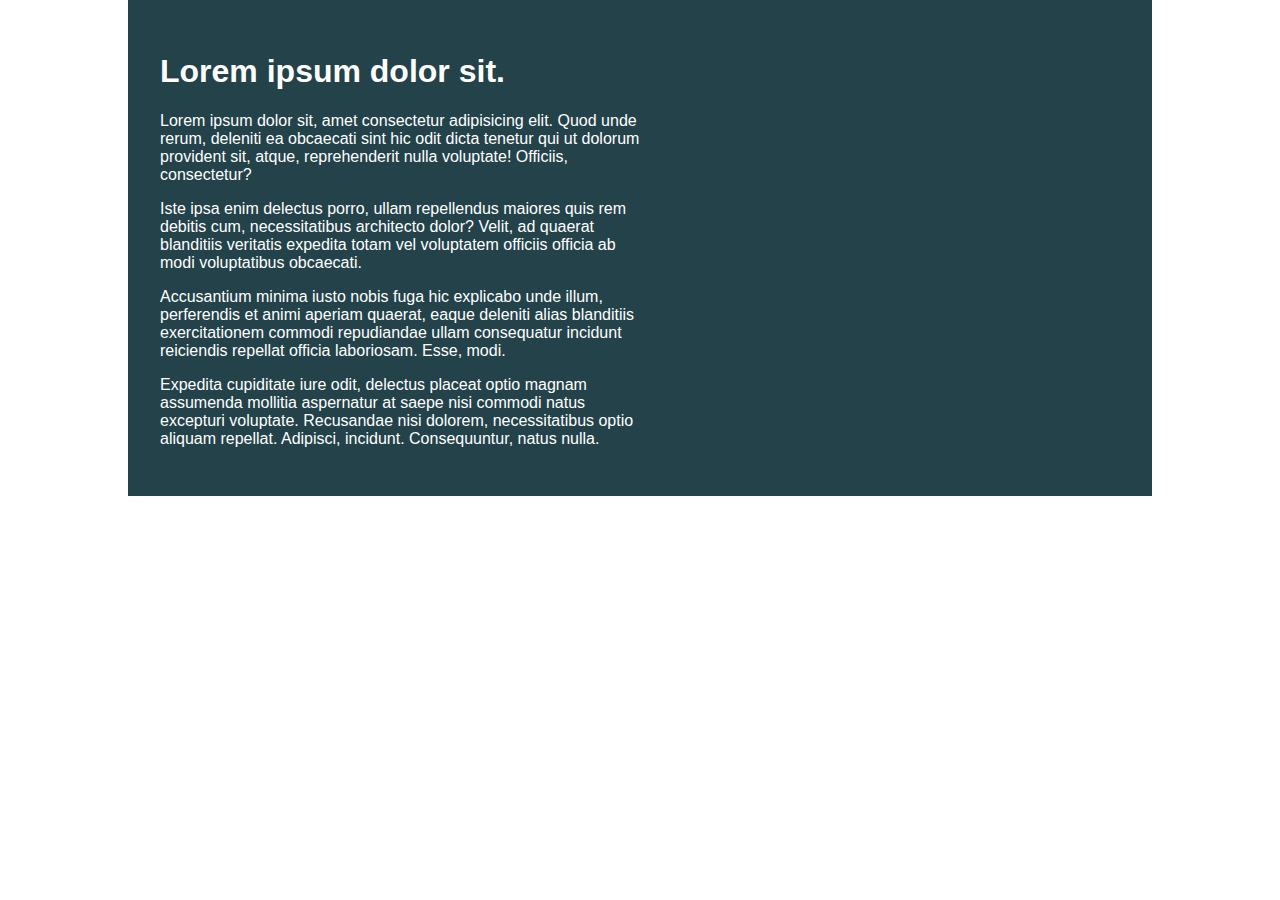
<file: challenge-01/index.html>
<!DOCTYPE html>
<html lang="en">

<head>
    <meta charset="UTF-8">
    <meta name="viewport" content="width=device-width, initial-scale=1.0">
    <title>Day 01</title>

    <link rel="stylesheet" href="style.css">
</head>

<body>
    <div class="container">
        <div class="intro-content">
            <h1>Lorem ipsum dolor sit.</h1>
            <p>Lorem ipsum dolor sit, amet consectetur adipisicing elit. Quod unde rerum, deleniti ea obcaecati sint hic
                odit dicta tenetur qui ut dolorum provident sit, atque, reprehenderit nulla voluptate! Officiis,
                consectetur?</p>
            <p>Iste ipsa enim delectus porro, ullam repellendus maiores quis rem debitis cum, necessitatibus architecto
                dolor? Velit, ad quaerat blanditiis veritatis expedita totam vel voluptatem officiis officia ab modi
                voluptatibus obcaecati.</p>
            <p>Accusantium minima iusto nobis fuga hic explicabo unde illum, perferendis et animi aperiam quaerat, eaque
                deleniti alias blanditiis exercitationem commodi repudiandae ullam consequatur incidunt reiciendis
                repellat officia laboriosam. Esse, modi.</p>
            <p>Expedita cupiditate iure odit, delectus placeat optio magnam assumenda mollitia aspernatur at saepe nisi
                commodi natus excepturi voluptate. Recusandae nisi dolorem, necessitatibus optio aliquam repellat.
                Adipisci, incidunt. Consequuntur, natus nulla.</p>
        </div>
    </div>
</body>

</html>
</file>
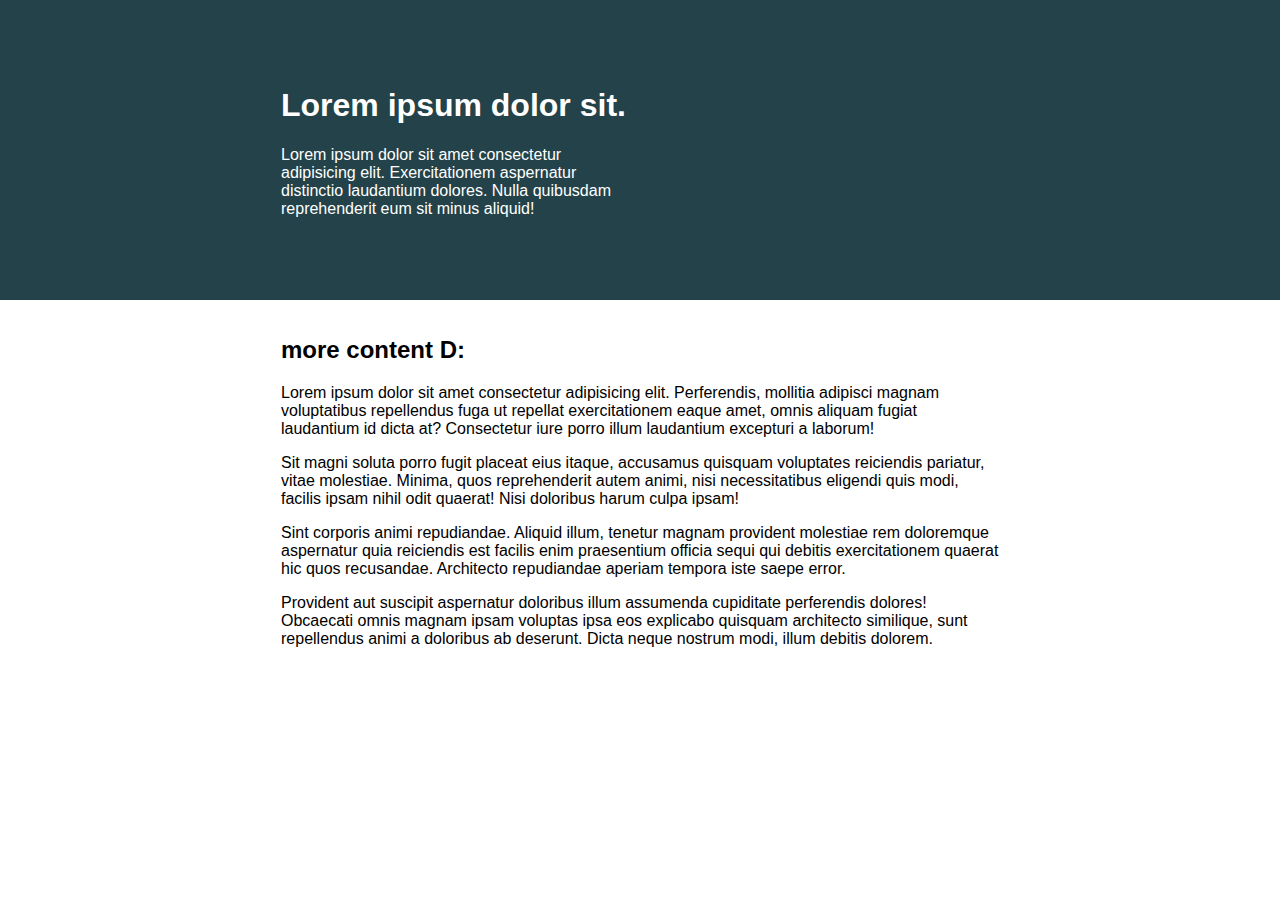
<file: challenge-02/index.html>
<!DOCTYPE html>
<html lang="en">
  <head>
    <meta charset="UTF-8" />
    <meta name="viewport" content="width=device-width, initial-scale=1.0" />
    <title>Day 01</title>

    <link rel="stylesheet" href="style.css" />
  </head>
  <body>
    <div class="container">
      <div class="intro-content">
        <h1>Lorem ipsum dolor sit.</h1>
        <p>
          Lorem ipsum dolor sit amet consectetur adipisicing elit.
          Exercitationem aspernatur distinctio laudantium dolores. Nulla
          quibusdam reprehenderit eum sit minus aliquid!
        </p>
      </div>
    </div>

    <div class="bottom-text-container">
      <h2>more content D:</h2>
      <p>
        Lorem ipsum dolor sit amet consectetur adipisicing elit. Perferendis,
        mollitia adipisci magnam voluptatibus repellendus fuga ut repellat
        exercitationem eaque amet, omnis aliquam fugiat laudantium id dicta at?
        Consectetur iure porro illum laudantium excepturi a laborum!
      </p>
      <p>
        Sit magni soluta porro fugit placeat eius itaque, accusamus quisquam
        voluptates reiciendis pariatur, vitae molestiae. Minima, quos
        reprehenderit autem animi, nisi necessitatibus eligendi quis modi,
        facilis ipsam nihil odit quaerat! Nisi doloribus harum culpa ipsam!
      </p>
      <p>
        Sint corporis animi repudiandae. Aliquid illum, tenetur magnam provident
        molestiae rem doloremque aspernatur quia reiciendis est facilis enim
        praesentium officia sequi qui debitis exercitationem quaerat hic quos
        recusandae. Architecto repudiandae aperiam tempora iste saepe error.
      </p>
      <p>
        Provident aut suscipit aspernatur doloribus illum assumenda cupiditate
        perferendis dolores! Obcaecati omnis magnam ipsam voluptas ipsa eos
        explicabo quisquam architecto similique, sunt repellendus animi a
        doloribus ab deserunt. Dicta neque nostrum modi, illum debitis dolorem.
      </p>
    </div>
  </body>
</html>
</file>
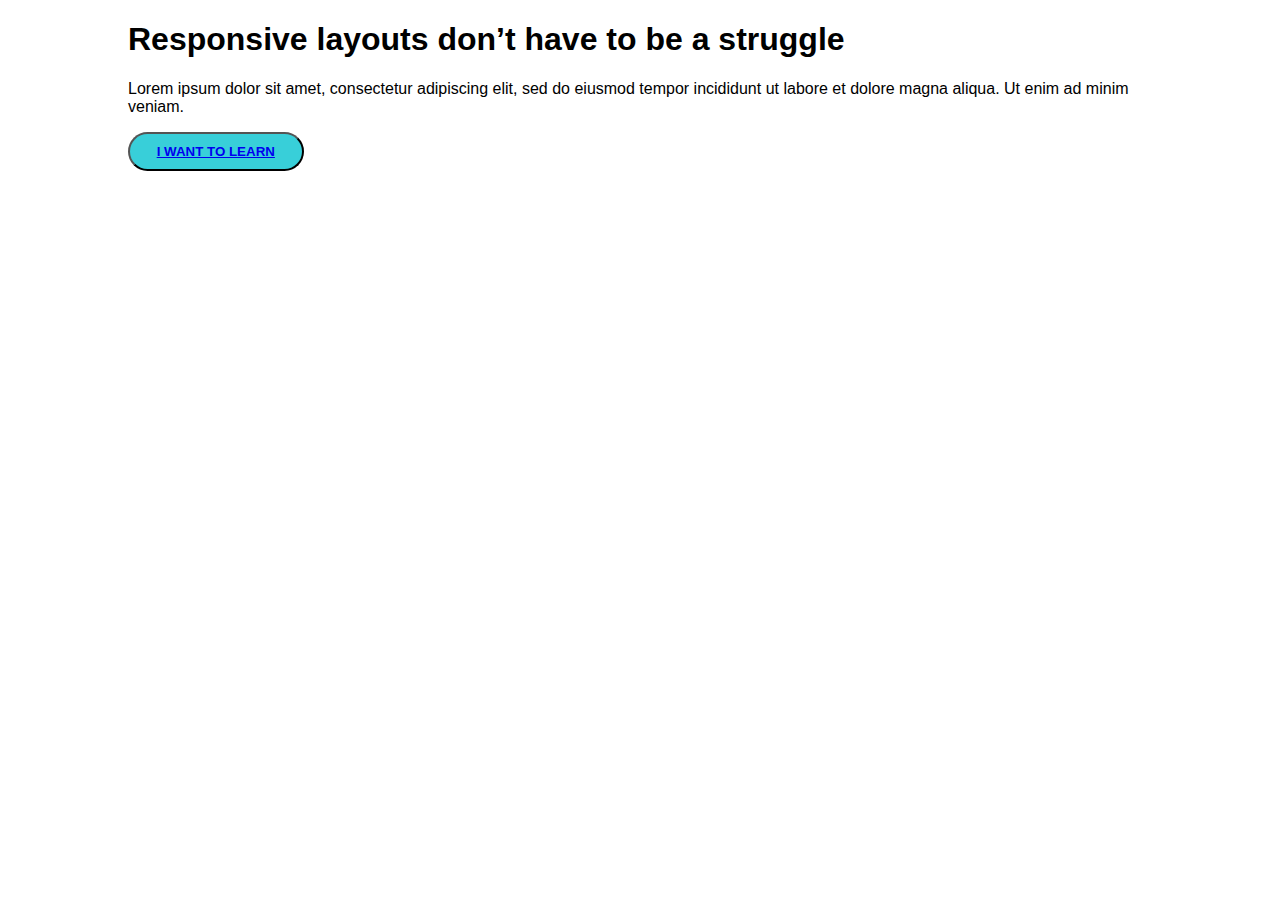
<file: challenge-03/index.html>
<!DOCTYPE html>
<html lang="en">
  <head>
    <meta charset="UTF-8" />
    <meta http-equiv="X-UA-Compatible" content="IE=edge" />
    <meta name="viewport" content="width=device-width, initial-scale=1.0" />
    <link rel="stylesheet" href="styles.css" />
    <title>Challenge-03</title>
  </head>

  <body>
    <div class="container">
      <div class="inner-container">
        <h1>Responsive layouts don’t have to be a struggle</h1>
        <p>
          Lorem ipsum dolor sit amet, consectetur adipiscing elit, sed do
          eiusmod tempor incididunt ut labore et dolore magna aliqua. Ut enim ad
          minim veniam.
        </p>
        <button class="btn">
          <a href="#">I WANT TO LEARN</a>
        </button>
      </div>
    </div>
  </body>
</html>
</file>
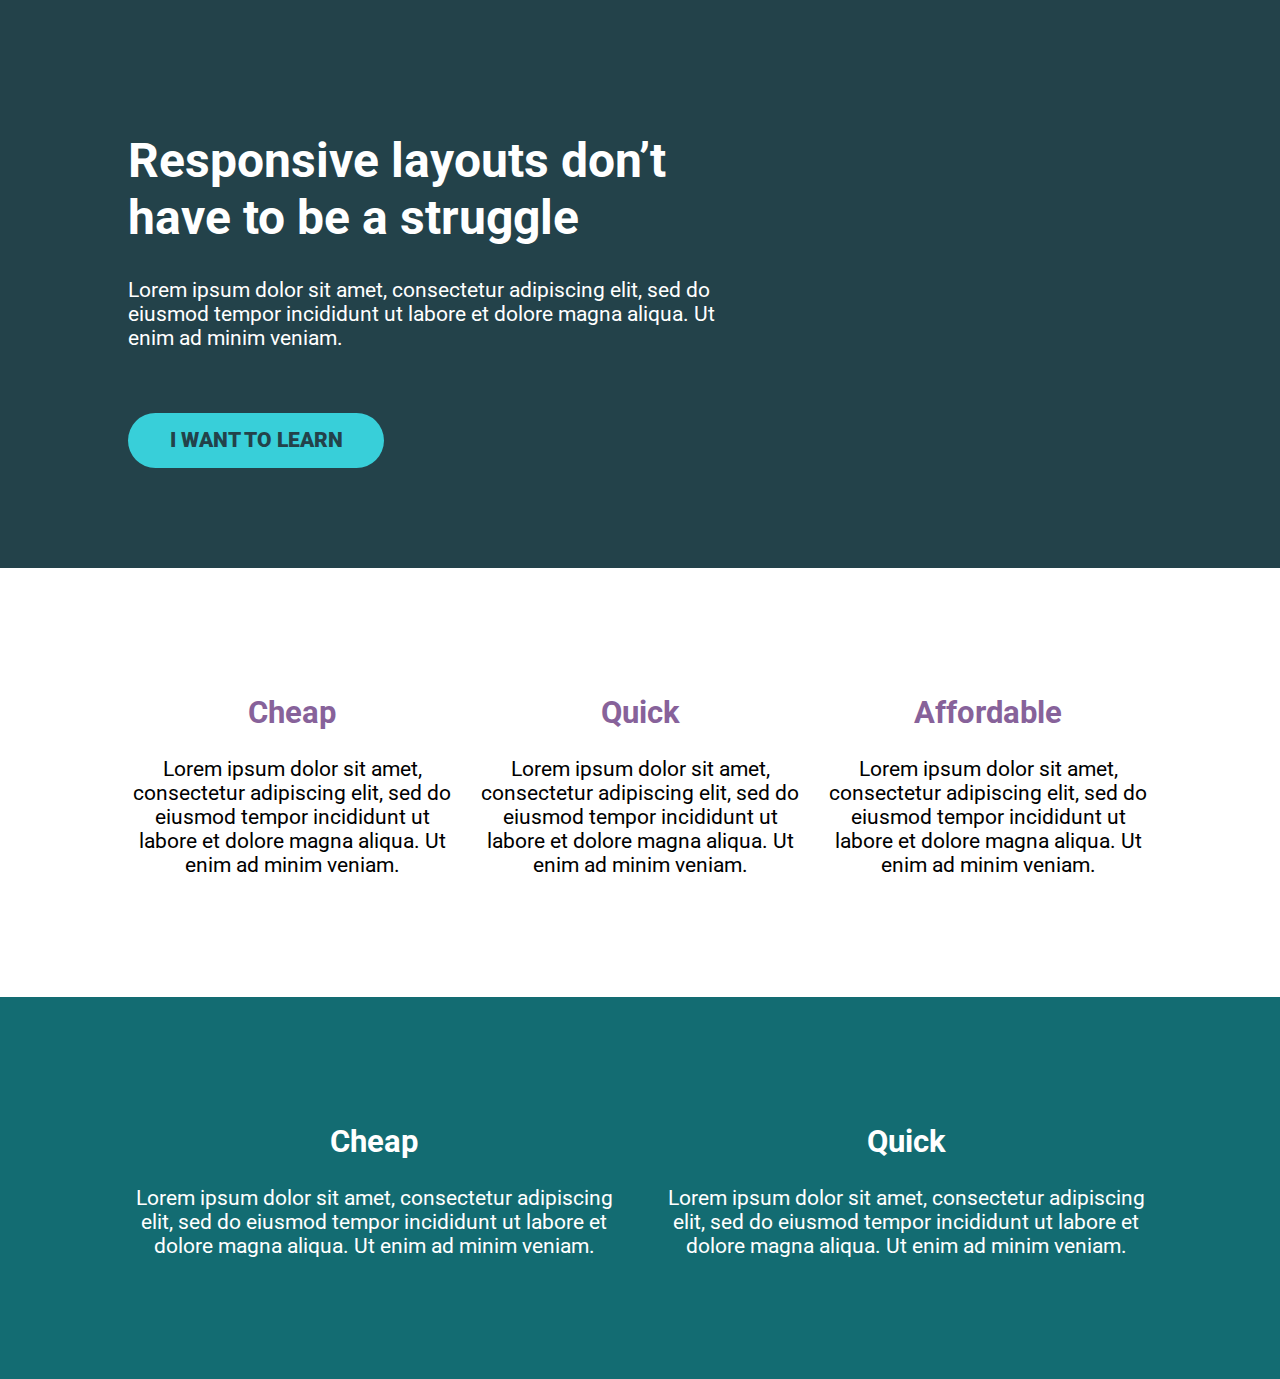
<file: challenge-04/index.html>
<!DOCTYPE html>
<html lang="en">
  <head>
    <meta charset="UTF-8" />
    <meta name="viewport" content="width=device-width, initial-scale=1.0" />
    <title>Challenge time!</title>
    <link
      href="https://fonts.googleapis.com/css2?family=Roboto:wght@400;900&display=swap"
      rel="stylesheet"
    />
    <link rel="stylesheet" href="style.css" />
  </head>
  <body>
    <div class="hero">
      <div class="container">
        <div class="hero__text">
          <h1>Responsive layouts don’t have to be a struggle</h1>
          <p>
            Lorem ipsum dolor sit amet, consectetur adipiscing elit, sed do
            eiusmod tempor incididunt ut labore et dolore magna aliqua. Ut enim
            ad minim veniam.
          </p>
          <a href="#" class="btn">I want to learn</a>
        </div>
      </div>
    </div>
    <div class="container first">
      <div class="row">
        <div class="col">
          <h2>Cheap</h2>
          <p>
            Lorem ipsum dolor sit amet, consectetur adipiscing elit, sed do
            eiusmod tempor incididunt ut labore et dolore magna aliqua. Ut enim
            ad minim veniam.
          </p>
        </div>
        <div class="col">
          <h2>Quick</h2>
          <p>
            Lorem ipsum dolor sit amet, consectetur adipiscing elit, sed do
            eiusmod tempor incididunt ut labore et dolore magna aliqua. Ut enim
            ad minim veniam.
          </p>
        </div>
        <div class="col">
          <h2>Affordable</h2>
          <p>
            Lorem ipsum dolor sit amet, consectetur adipiscing elit, sed do
            eiusmod tempor incididunt ut labore et dolore magna aliqua. Ut enim
            ad minim veniam.
          </p>
        </div>
      </div>
    </div>

    <div class="second">
      <div class="container">
        <div class="row">
          <div class="col">
            <h2>Cheap</h2>
            <p>
              Lorem ipsum dolor sit amet, consectetur adipiscing elit, sed do
              eiusmod tempor incididunt ut labore et dolore magna aliqua. Ut
              enim ad minim veniam.
            </p>
          </div>
          <div class="col">
            <h2>Quick</h2>
            <p>
              Lorem ipsum dolor sit amet, consectetur adipiscing elit, sed do
              eiusmod tempor incididunt ut labore et dolore magna aliqua. Ut
              enim ad minim veniam.
            </p>
          </div>
        </div>
      </div>
    </div>
  </body>
</html>
</file>
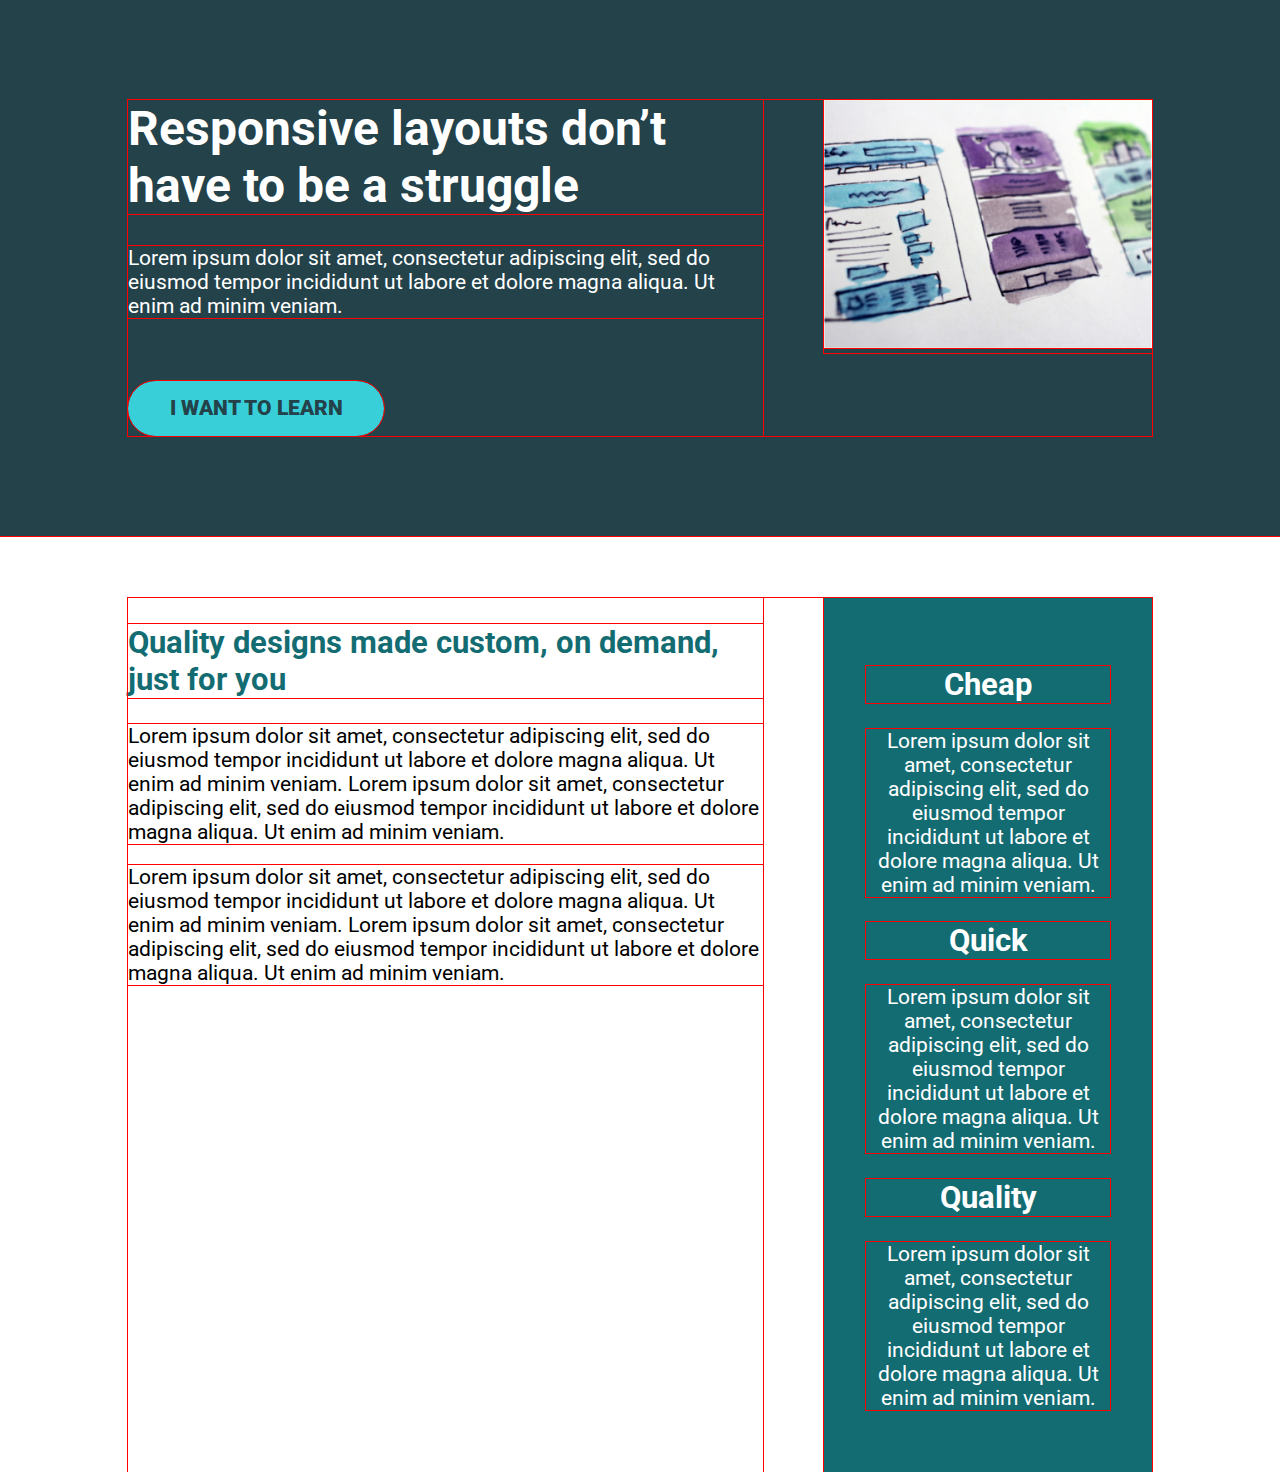
<file: challenge-05/index.html>
<!DOCTYPE html>
<html lang="en">
  <head>
    <meta charset="UTF-8" />
    <meta name="viewport" content="width=device-width, initial-scale=1.0" />
    <title>Conquering Rsponsive Layouts</title>
    <link
      href="https://fonts.googleapis.com/css2?family=Roboto:wght@400;900&display=swap"
      rel="stylesheet"
    />
    <link rel="stylesheet" href="style.css" />
  </head>
  <body>
    <div class="hero">
      <div class="container row">
        <div class="hero__text">
          <h1>Responsive layouts don’t have to be a struggle</h1>
          <p>
            Lorem ipsum dolor sit amet, consectetur adipiscing elit, sed do
            eiusmod tempor incididunt ut labore et dolore magna aliqua. Ut enim
            ad minim veniam.
          </p>
          <a href="#" class="btn">I want to learn</a>
        </div>
        <div class="hero__img">
          <img src="img/hero-img.jpg" alt="picture" />
        </div>
      </div>
    </div>
    <main class="main container row">
      <setion class="primary-content">
        <h2>Quality designs made custom, on demand, just for you</h2>
        <p>
          Lorem ipsum dolor sit amet, consectetur adipiscing elit, sed do
          eiusmod tempor incididunt ut labore et dolore magna aliqua. Ut enim ad
          minim veniam. Lorem ipsum dolor sit amet, consectetur adipiscing elit,
          sed do eiusmod tempor incididunt ut labore et dolore magna aliqua. Ut
          enim ad minim veniam.
        </p>
        <p>
          Lorem ipsum dolor sit amet, consectetur adipiscing elit, sed do
          eiusmod tempor incididunt ut labore et dolore magna aliqua. Ut enim ad
          minim veniam. Lorem ipsum dolor sit amet, consectetur adipiscing elit,
          sed do eiusmod tempor incididunt ut labore et dolore magna aliqua. Ut
          enim ad minim veniam.
        </p>
      </setion>
      <aside class="sidebar">
        <h2>Cheap</h2>
        <p>
          Lorem ipsum dolor sit amet, consectetur adipiscing elit, sed do
          eiusmod tempor incididunt ut labore et dolore magna aliqua. Ut enim ad
          minim veniam.
        </p>

        <h2>Quick</h2>
        <p>
          Lorem ipsum dolor sit amet, consectetur adipiscing elit, sed do
          eiusmod tempor incididunt ut labore et dolore magna aliqua. Ut enim ad
          minim veniam.
        </p>

        <h2>Quality</h2>
        <p>
          Lorem ipsum dolor sit amet, consectetur adipiscing elit, sed do
          eiusmod tempor incididunt ut labore et dolore magna aliqua. Ut enim ad
          minim veniam.
        </p>
      </aside>
    </main>
  </body>
</html>
</file>
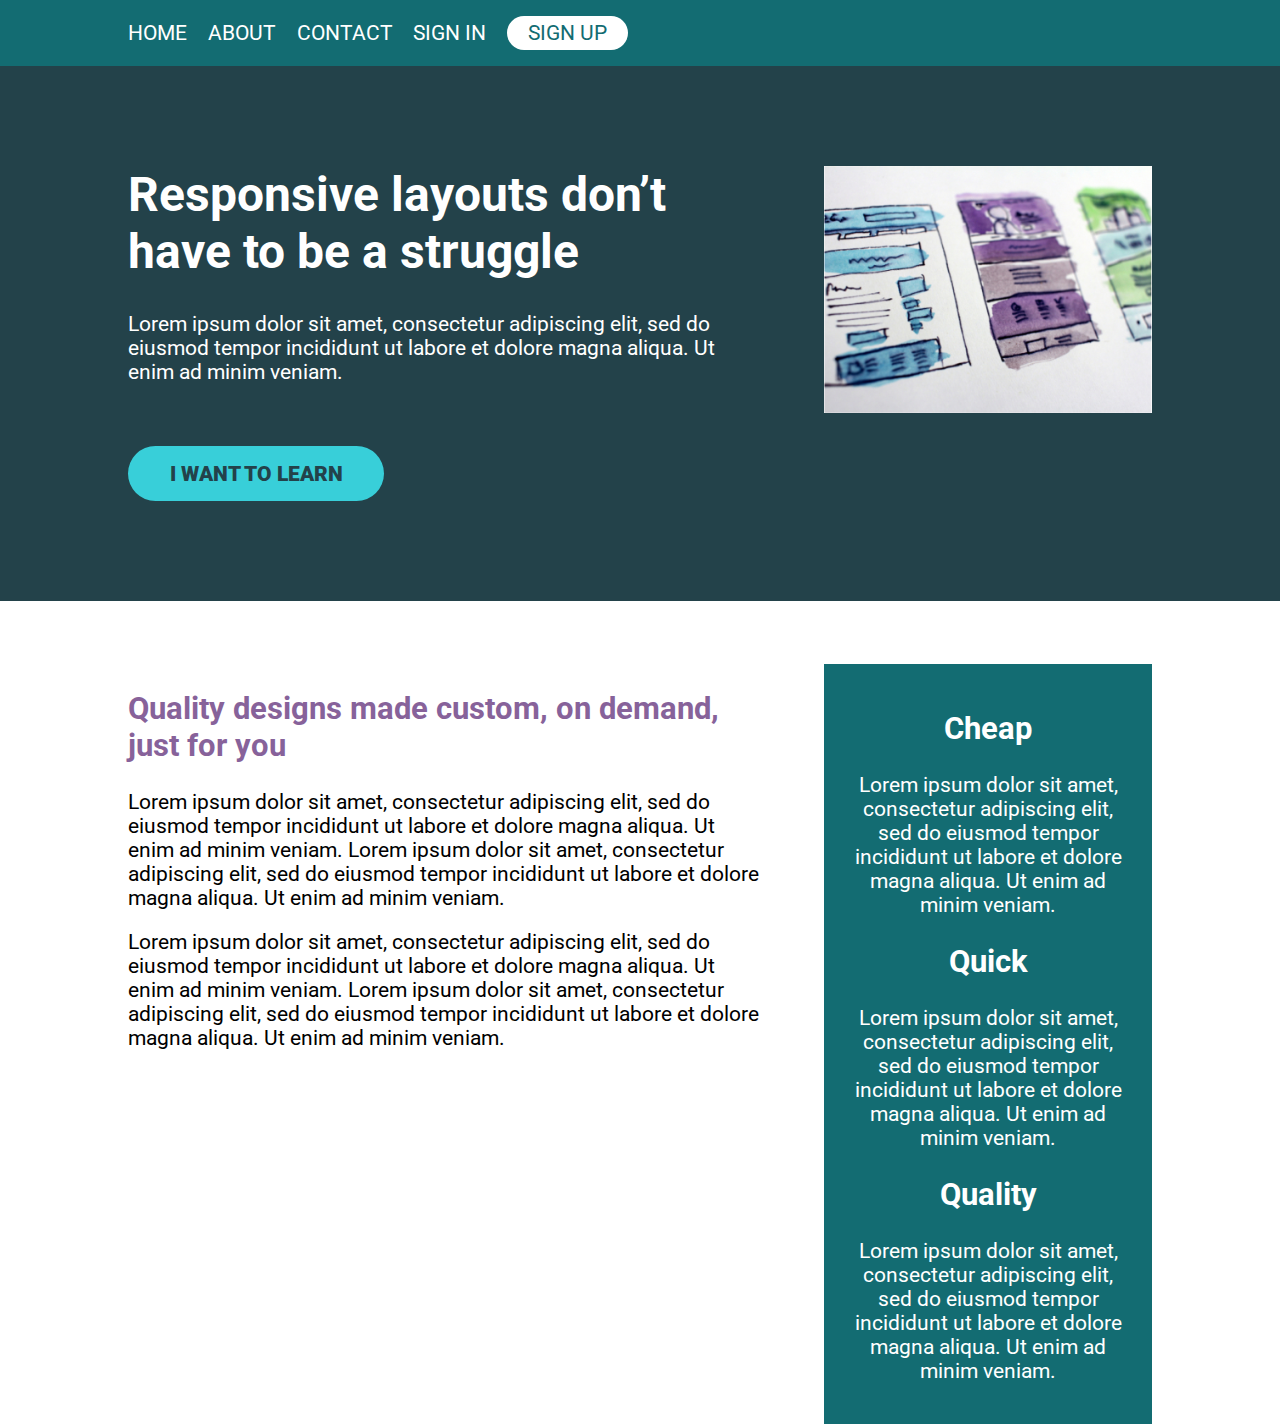
<file: challenge-06/index.html>
<!DOCTYPE html>
<html lang="en">
  <head>
    <meta charset="UTF-8" />
    <meta name="viewport" content="width=device-width, initial-scale=1.0" />
    <title>Conquering Responsive Layouts</title>
    <link
      href="https://fonts.googleapis.com/css2?family=Roboto:wght@400;900&display=swap"
      rel="stylesheet"
    />
    <link rel="stylesheet" href="style.css" />
  </head>
  <body>
    <header>
      <div class="container">
        <nav class="nav">
          <ul class="nav__list">
            <li class="nav__item"><a href="#" class="nav__link">Home</a></li>
            <li class="nav__item"><a href="#" class="nav__link">About</a></li>
            <li class="nav__item"><a href="#" class="nav__link">Contact</a></li>
            <li class="nav__item"><a href="#" class="nav__link">Sign In</a></li>
            <li class="nav__item">
              <a href="#" class="nav__link nav__link--button">Sign up</a>
            </li>
          </ul>
        </nav>
      </div>
    </header>

    <section class="hero">
      <div class="container row">
        <div class="hero__text">
          <h1>Responsive layouts don’t have to be a struggle</h1>
          <p>
            Lorem ipsum dolor sit amet, consectetur adipiscing elit, sed do
            eiusmod tempor incididunt ut labore et dolore magna aliqua. Ut enim
            ad minim veniam.
          </p>
          <a href="#" class="btn">I want to learn</a>
        </div>
        <img
          src="img/hero-img.jpg"
          alt="UX design sketches"
          class="hero__img"
        />
      </div>
    </section>

    <main class="main container row">
      <section class="primary-content">
        <h2 class="section-title">
          Quality designs made custom, on demand, just for you
        </h2>
        <p>
          Lorem ipsum dolor sit amet, consectetur adipiscing elit, sed do
          eiusmod tempor incididunt ut labore et dolore magna aliqua. Ut enim ad
          minim veniam. Lorem ipsum dolor sit amet, consectetur adipiscing elit,
          sed do eiusmod tempor incididunt ut labore et dolore magna aliqua. Ut
          enim ad minim veniam.
        </p>
        <p>
          Lorem ipsum dolor sit amet, consectetur adipiscing elit, sed do
          eiusmod tempor incididunt ut labore et dolore magna aliqua. Ut enim ad
          minim veniam. Lorem ipsum dolor sit amet, consectetur adipiscing elit,
          sed do eiusmod tempor incididunt ut labore et dolore magna aliqua. Ut
          enim ad minim veniam.
        </p>
      </section>
      <aside class="sidebar">
        <h2 class="sidebar-title">Cheap</h2>
        <p>
          Lorem ipsum dolor sit amet, consectetur adipiscing elit, sed do
          eiusmod tempor incididunt ut labore et dolore magna aliqua. Ut enim ad
          minim veniam.
        </p>

        <h2 class="sidebar-title">Quick</h2>
        <p>
          Lorem ipsum dolor sit amet, consectetur adipiscing elit, sed do
          eiusmod tempor incididunt ut labore et dolore magna aliqua. Ut enim ad
          minim veniam.
        </p>

        <h2 class="sidebar-title">Quality</h2>
        <p>
          Lorem ipsum dolor sit amet, consectetur adipiscing elit, sed do
          eiusmod tempor incididunt ut labore et dolore magna aliqua. Ut enim ad
          minim veniam.
        </p>
      </aside>
    </main>
  </body>
</html>
</file>
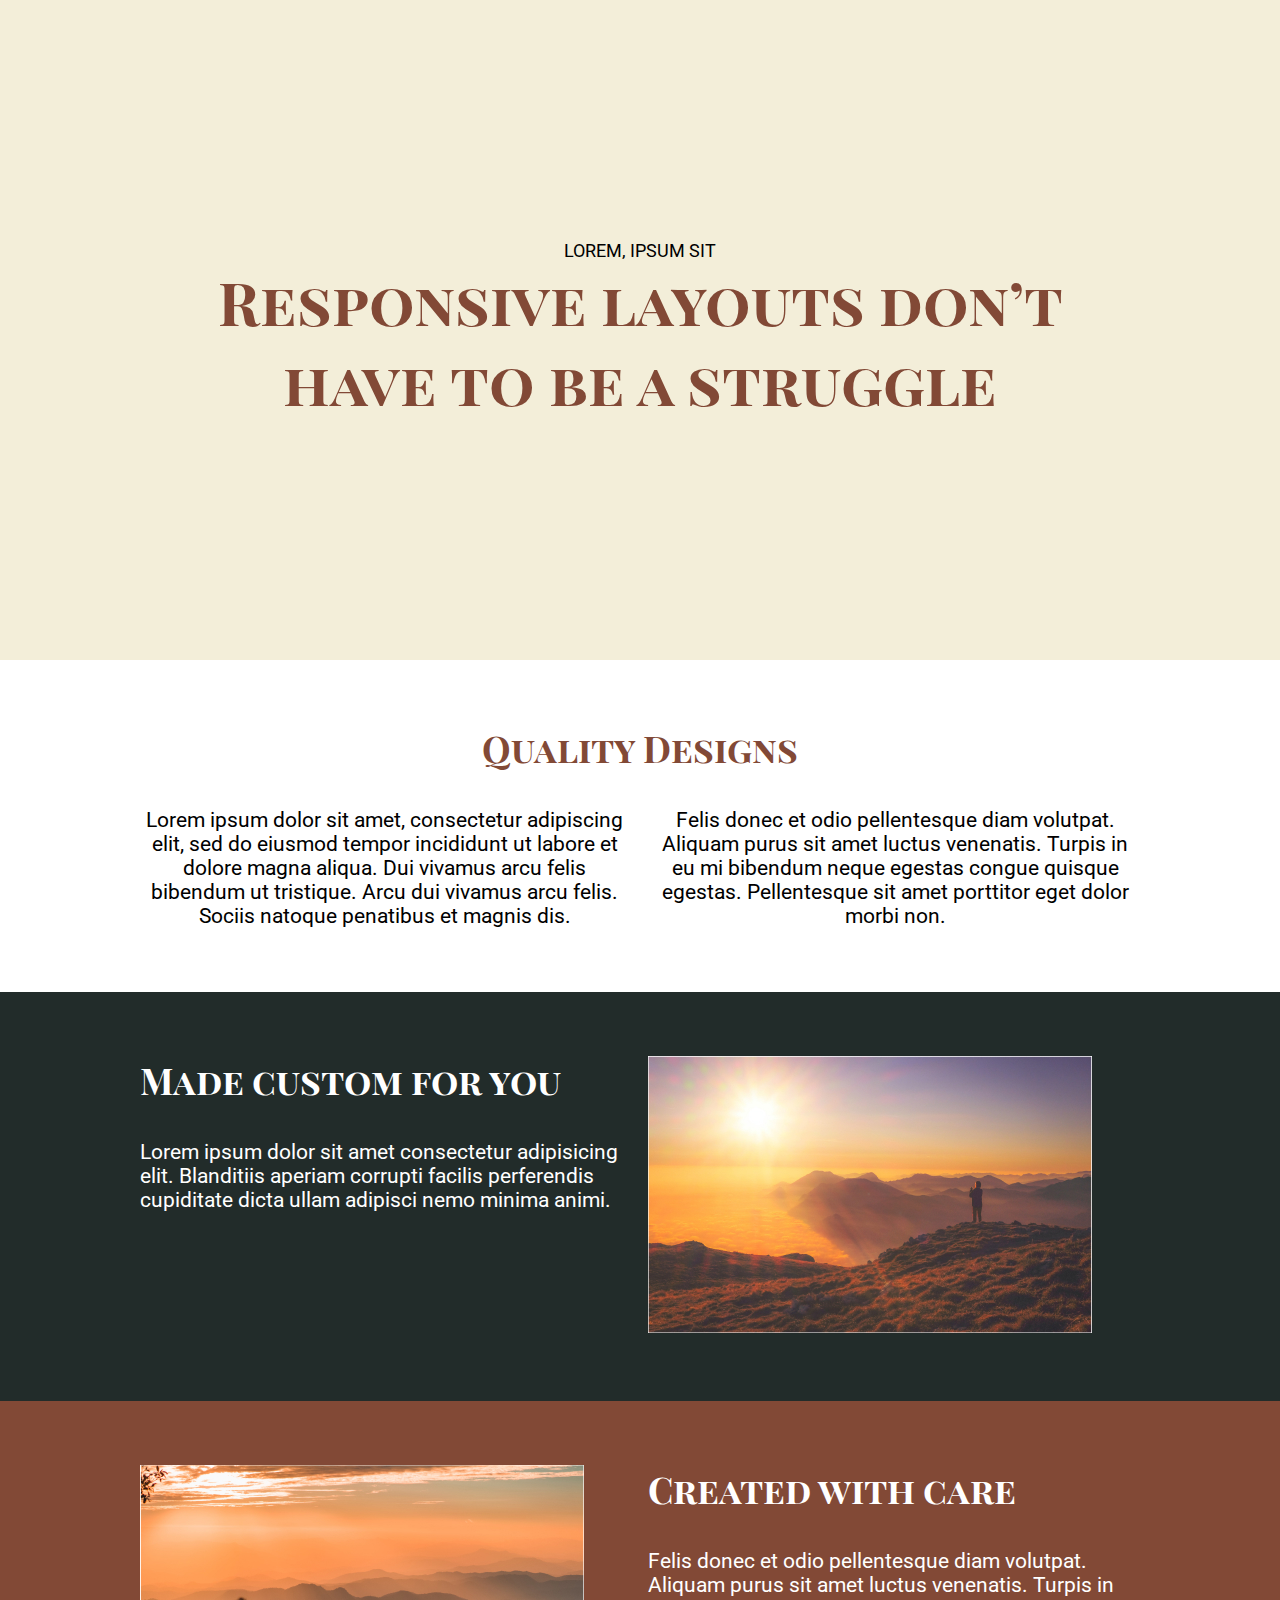
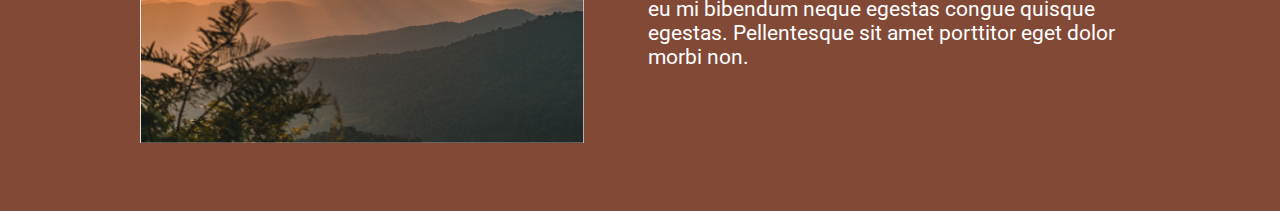
<file: challenge-07/index.html>
<!DOCTYPE html>
<html lang="en">
  <head>
    <meta charset="UTF-8" />
    <meta http-equiv="X-UA-Compatible" content="IE=edge" />
    <meta name="viewport" content="width=device-width, initial-scale=1.0" />
    <link rel="stylesheet" href="styles.css" />
    <title>Challenge-07</title>
  </head>
  <body>
    <header class="center">
      <div class="container">
        <p>Lorem, ipsum sit</p>
        <h1>Responsive layouts don’t have to be a struggle</h1>
      </div>
    </header>
    <section class="two">
      <div class="container">
        <h3>Quality Designs</h3>
        <div class="row">
          <p class="inner-container">
            Lorem ipsum dolor sit amet, consectetur adipiscing elit, sed do
            eiusmod tempor incididunt ut labore et dolore magna aliqua. Dui
            vivamus arcu felis bibendum ut tristique. Arcu dui vivamus arcu
            felis. Sociis natoque penatibus et magnis dis.
          </p>
          <p class="inner-container">
            Felis donec et odio pellentesque diam volutpat. Aliquam purus sit
            amet luctus venenatis. Turpis in eu mi bibendum neque egestas congue
            quisque egestas. Pellentesque sit amet porttitor eget dolor morbi
            non.
          </p>
        </div>
      </div>
    </section>
    <section class="three">
      <div class="container row">
        <div class="text inner-container">
          <h3>Made custom for you</h3>
          <p>
            Lorem ipsum dolor sit amet consectetur adipisicing elit. Blanditiis
            aperiam corrupti facilis perferendis cupiditate dicta ullam adipisci
            nemo minima animi.
          </p>
        </div>
        <div class="image inner-container">
          <img src="assets/image-01.jpg" alt="" />
        </div>
      </div>
    </section>
    <section class="four">
      <div class="container row">
        <div class="image inner-container">
          <img src="assets/image-02.jpg" alt="" />
        </div>
        <div class="text inner-container">
          <h3>Created with care</h3>
          <p>
            Felis donec et odio pellentesque diam volutpat. Aliquam purus sit
            amet luctus venenatis. Turpis in eu mi bibendum neque egestas congue
            quisque egestas. Pellentesque sit amet porttitor eget dolor morbi
            non.
          </p>
        </div>
      </div>
    </section>
  </body>
</html>
</file>
<file: challenge-01/style.css>
/* INSTRUCTIONS
 *
 * 1) Limit the total width of
 *    the .intro-conent to about half
 *    of it's parent
 *
 * 2) Stop the text from overflowing
 *    out the bottom at small screen
 *    widths
 *
 * You may modify the HTML if needed
 *
 */

* {
  box-sizing: border-box;
}

body {
  margin: 0;
  font-family: sans-serif;
}

.container {
  background: #23424a;
  color: white;

  width: 80%;
  margin: 0 auto;

  padding: 2em;
  /* height: 300px; */
}

.intro-content{
  max-width: 50%;
}
</file>
<file: challenge-02/style.css>
/* INSTRUCTIONS
 *
 * 1) Keep the text inside .intro-content
 *    in the same place, but have the background
 *    extend from one side of the viewport
 *    to the other, no matter how wide or narrow
 *    the browser is.
 *
 * 2) Limit the maximum width of the text in the
 *    bottom area.
 *
 * You may modify the HTML if needed
 * (you probably should for this challenge)
 *
 */

* {
  box-sizing: border-box;
  /* outline: 1px solid red; */
}

body {
  margin: 0;
  margin: 0 auto;
  
  font-family: sans-serif;
  
  
}

.container {
  
  
  background: #23424a;
  color: white;
  padding: 50px 0;
}

.intro-content {
  
  margin: 0 auto;
  max-width: 750px;
  padding: 1rem;
  /* width: 50%; */
  
}

.intro-content h1{
  width: 50%;
}

.intro-content p{
  width: 50%;
}
.bottom-text-container{
  padding: 1rem;
  margin: 0 auto;
  max-width: 750px;
}
</file>
<file: challenge-03/styles.css>
:root {
    --btn-color: #38CFD9;
    --bgc: #23424A;
    --btn-text-color: rgba(7, 42, 45, 1);
}

* {
    box-sizing: border-box;

}

body {
    margin: 0;
    font-family: 'Roboto', sans-serif;
}

.hero {
    background-color: var(--bgc);
    color: white;
    padding: 100px 0;
}

.container {
    width: 80%;
    max-width: 1100px;
    margin: 0 auto;
    
}

.container-text {

    width: 60%;
   

}

.hero p {
    margin-bottom: 3em;
}

.btn {
    color: var(--bgc);
    text-decoration: none;
    text-transform: uppercase;
    background: var(--btn-color);
    padding: .75em 2em;
    font-weight: 900;
    border-radius: 100px;
}

.btn:hover,
.btn:focus {
    opacity: .75;
}
</file>
<file: challenge-04/style.css>
/* 
////// For this challenge ///////

- You will have to modify the HTML

- You can add new classes in the HTML
  if you need to

// Requirements
1. The headings in the first row must be
   a different color
2. The two .col at the bottom must go next
   to one another
3. The section at the bottom should have
   a dark background color and a different
   color of text
4. I've removed the "gap" that I created,
   so you'll have to add it back in

   */

*, *::before, *::after {
    box-sizing: border-box;
    /* outline: 1px solid red; */
}

body {
    margin: 0;
    font-family: 'Roboto', sans-serif;
    font-size: 1.3rem;
    
}

h1 {
    font-size: 3rem;
}

.container {
    width: 80%;
    max-width: 1100px;
    margin: 0 auto;
    
}
.first{
    background-color: #fff;
   
    text-align: center;
}

.first h2{
    color: #87629A;
}

.second{
    width: 100%;
    /* max-width: 1100px; */
    margin: 0 auto;
    background-color: #136C72;
    color: white;
    text-align: center;
}

.row {
    /* display: flex => flex container */
    display: flex;
    padding: 100px 0;

    /* can't use yet */
    /* gap: 100px; */
}

.col {
    /* these are now flex items */
    width: 100%;
}

.col + .col{
    margin-left: 20px;
}

.second .col + .col{
    margin-left: 40px;
}
.hero {
    padding: 100px 0;
    background-color: #23424A;
    color: #FFF;
}

.hero__text {
    width: 60%;
}

.hero p {
    margin-bottom: 3em;
}

.btn {
    display: inline-block;
    text-decoration: none;
    text-transform: uppercase; 
    color: #23424A;
    font-weight: 900;
    background-color: #38CFD9;
    padding: .75em 2em;
    border-radius: 100px;
}

.btn:hover,
.btn:focus {
    opacity: .75; 
}
</file>
<file: challenge-05/style.css>
/* 
////// For this challenge ///////

- All text is in the text.md file

// Requirements
1. Refer to the design specs for the
   overall layout 
2. The image should line up with
   the sidebar in the section
   below

*/

*, *::before, *::after {
    box-sizing: border-box;
    outline: 1px solid red;
}

body {
    margin: 0;
    font-family: 'Roboto', sans-serif;
    font-size: 1.3rem;
    
}

img {
    max-width: 100%;
}

h1 {
    font-size: 3rem;
    margin-top: 0;
}

.container {
    width: 80%;
    max-width: 1100px;
    margin: 0 auto;
}

.row {
    /* display: flex => flex container */
    display: flex;
    justify-content: space-between;
    
    /* can't use yet */
    /* gap: 100px; */
}

.col {
    /* these are now flex items */
    width: 100%;
}

.col + .col {
    margin-left: 30px;
}

.hero {
    padding: 100px 0;
    background-color: #23424A;
    color: #FFF;
}

.hero__text { 
    width: 62%;
}

.hero__img {
    width: 32%;
    align-self: flex-start;
}

.hero p {
    margin-bottom: 3em;
}

.btn {
    display: inline-block;
    text-decoration: none;
    text-transform: uppercase; 
    color: #23424A;
    font-weight: 900;
    background-color: #38CFD9;
    padding: .75em 2em;
    border-radius: 100px;
}

.btn:hover,
.btn:focus {
    opacity: .75; 
}

.main{
    margin-top: 3em;
}

.primary-content{
    width: 62%;
}

.primary-content h2{
   color: #136C72;
}
.sidebar{
    padding: 2em;
    width: 32%;
    background-color: #136C72;
    color: white;
    text-align: center;

}
</file>
<file: challenge-06/style.css>
/* 
////// For this challenge ///////

- All text is in the text.md file

// Requirements
   1. Get all the navigation items next to one another
   2. Add a space between all the items
*/

*, *::before, *::after {
    box-sizing: border-box;
}

body {
    margin: 0;
    font-family: 'Roboto', sans-serif;
    font-size: 1.3rem;
}

img {
    max-width: 100%;
}

h1 {
    font-size: 3rem;
    margin-top: 0;
}

.section-title {
    color: #87629A;
}

.btn {
    display: inline-block;
    text-decoration: none;
    text-transform: uppercase; 
    color: #23424A;
    font-weight: 900;
    background-color: #38CFD9;
    padding: .75em 2em;
    border-radius: 100px;
}

.btn:hover,
.btn:focus {
    opacity: .75; 
}

.container {
    width: 80%;
    max-width: 1100px;
    margin: 0 auto;
}

.row {
    display: flex;
    justify-content: space-between;
}

.col {
    /* these are now flex items */
    width: 100%;
}

.col + .col {
    margin-left: 30px;
}


header {
    background: #136c72;
    padding: 1em 0;
}


.nav__list{
    display: flex;
    /* justify-content: space-evenly; */
    
}
.nav__list {
    margin: 0;
    padding: 0;
    list-style: none;
}
.nav__item{
    margin-right: 1em;
}
.nav__link {
    color: #fff;
    text-decoration: none;
    text-transform: uppercase;;
}

.nav__link--button {
    background: #fff;
    color: #136c72;
    padding: .25em 1em;
    border-radius: 10em;
}

.nav__link:hover {
    opacity: .75;
}


.hero {
    padding: 100px 0;
    background-color: #23424A;
    color: #FFF;
}

.hero__text { 
    width: 62%;
}

.hero__img {
    width: 32%;
    align-self: flex-start;
}

.hero p {
    margin-bottom: 3em;
}

.main {
    margin-top: 3em;
}

.primary-content {
    width: 62%;
}

.sidebar {
    width: 32%;
    padding: 1em;
    text-align: center;
    color: #fff;
    background-color: #136c72;
}
</file>
<file: challenge-07/styles.css>
@import url('https://fonts.googleapis.com/css2?family=Playfair+Display+SC:wght@900&family=Roboto:wght@300;400&display=swap');

* {
    box-sizing: border-box;
    /* outline: 1px solid red; */
    margin: 0 auto;
    /* padding: 0; */
}

.row {
    display: flex;
}

.center {
    display: flex;
    justify-content: center;
    align-items: center;
}

h3{
    margin-bottom: 1em;
    font-family: 'Playfair Display SC', serif;
    font-size: 2.25rem;
}
p{
    font-size: 1.3125rem;
    font-family: 'Roboto', sans-serif;
}
header {

    text-align: center;
    background-color: #F3EED9;
    min-height: 660px;
}

.container {
    max-width: 1128px;
    padding: 4em;
}

.inner-container {
    width: 50%;
}
.inner-container + .inner-container{
    margin-left: 1em;
}
header p {
    text-transform: uppercase;
    font-family: 'Roboto', sans-serif;
    font-size: 1.125rem;
}

header h1 {
    color: #824936;
    font-family: 'Playfair Display SC', serif;
    font-size: 3.75rem;
}

.two {
    text-align: center;
}

.two h3{
    color: #824936;
}
.three {
    background-color: #222C2A;
    color: white;
}

img {
    max-width: 100%;
}

.four {
    background-color: #824936;
    color: white;
}
</file>
